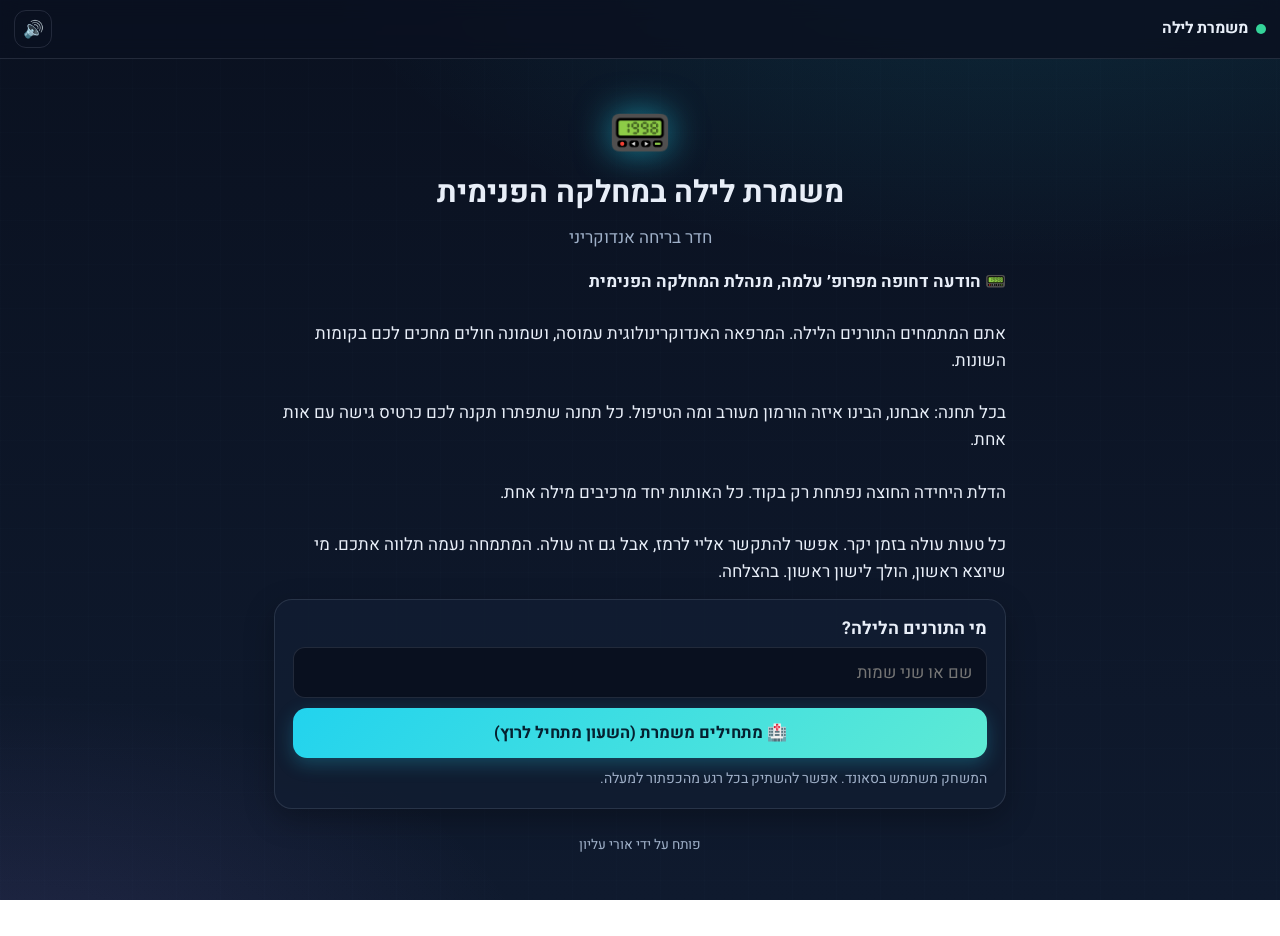
<file: index.html>
<!doctype html>
<html lang="he" dir="rtl">
<head>
  <meta charset="utf-8">
  <meta name="viewport" content="width=device-width, initial-scale=1, viewport-fit=cover">
  <meta name="theme-color" content="#0a1120">
  <title>משמרת לילה במחלקה הפנימית</title>
  <link rel="preconnect" href="https://fonts.googleapis.com">
  <link rel="stylesheet" href="https://fonts.googleapis.com/css2?family=Heebo:wght@400;600;700;800&display=swap">
  <link rel="stylesheet" href="css/style.css">
</head>
<body>
  <header class="topbar" id="top">
    <div class="brand"><span class="pulse"></span>משמרת לילה</div>
    <div class="clock" id="clock" style="visibility:hidden">0:00</div>
    <button class="iconbtn" id="mute" aria-label="השתקה">🔊</button>
  </header>
  <main id="app"></main>
  <script src="js/content.js"></script>
  <script src="js/audio.js"></script>
  <script src="js/app.js"></script>
</body>
</html>
</file>
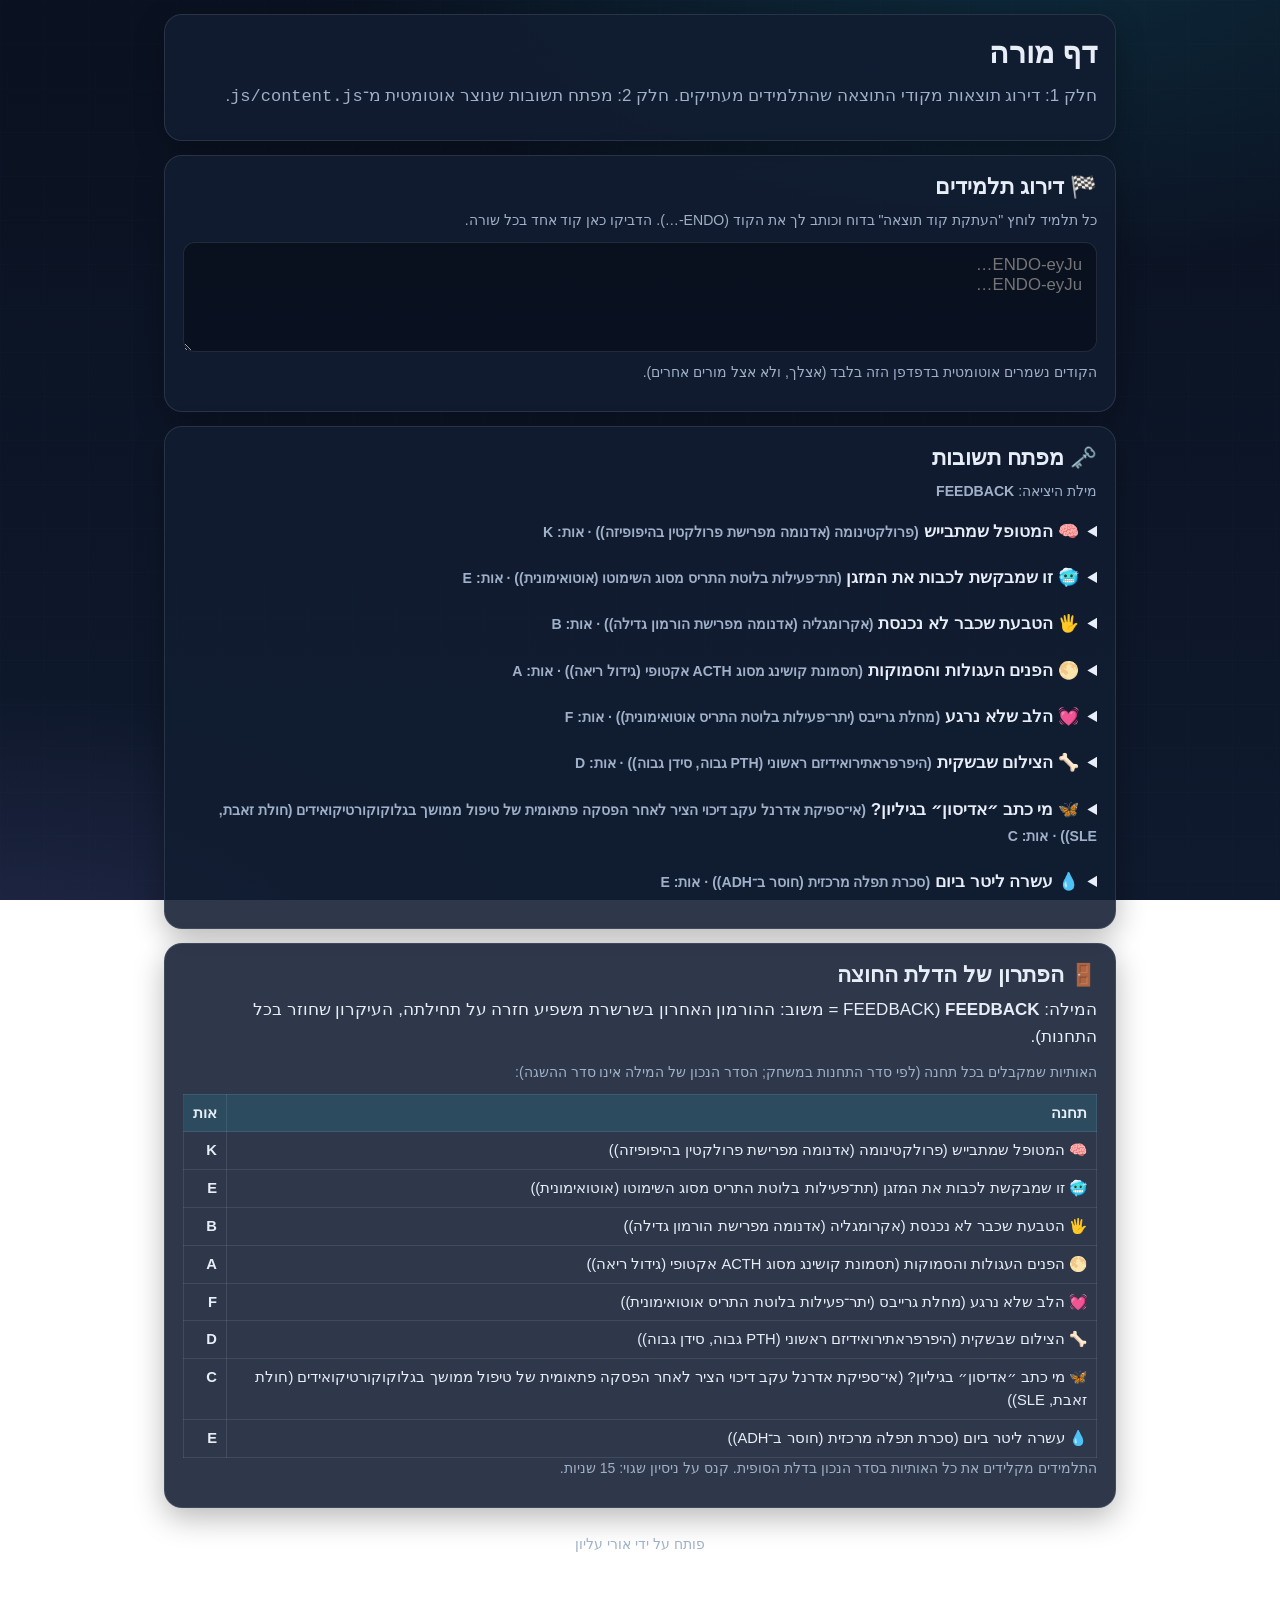
<file: teacher.html>
<!doctype html>
<html lang="he" dir="rtl">
<head>
  <meta charset="utf-8">
  <meta name="viewport" content="width=device-width, initial-scale=1">
  <title>דף מורה: חדר בריחה אנדוקריני</title>
  <link rel="stylesheet" href="css/style.css">
  <style>
    #app { max-width: 980px; }
    table.t { width: 100%; border-collapse: collapse; font-size: .92rem; }
    table.t th, table.t td { border: 1px solid var(--line); padding: 7px 9px; text-align: right; vertical-align: top; }
    table.t th { background: rgba(34,211,238,.12); }
    .ans { color: var(--mint); }
    details { margin-bottom: 8px; }
    summary { cursor: pointer; font-weight: 700; padding: 6px 0; }
  </style>
</head>
<body>
  <main id="app">
    <div class="card">
      <h1>דף מורה</h1>
      <p class="muted">חלק 1: דירוג תוצאות מקודי התוצאה שהתלמידים מעתיקים. חלק 2: מפתח תשובות שנוצר אוטומטית מ־<code>js/content.js</code>.</p>
    </div>

    <div class="card">
      <h2>🏁 דירוג תלמידים</h2>
      <p class="muted small">כל תלמיד לוחץ "העתקת קוד תוצאה" בדוח וכותב לך את הקוד (ENDO-…). הדביקו כאן קוד אחד בכל שורה.</p>
      <textarea class="field" id="codes" placeholder="ENDO-eyJu…&#10;ENDO-eyJu…"></textarea>
      <p class="muted small">הקודים נשמרים אוטומטית בדפדפן הזה בלבד (אצלך, ולא אצל מורים אחרים).</p>
      <div id="rank"></div>
      <button class="btn ghost" id="dl" style="display:none">⬇️ הורדת טבלת הדירוג (CSV לאקסל)</button>
    </div>

    <div class="card">
      <h2>🗝️ מפתח תשובות</h2>
      <p class="muted small">מילת היציאה: <b id="word" style="direction:ltr;display:inline-block"></b></p>
      <div id="key"></div>
    </div>

    <div class="card">
      <h2>🚪 הפתרון של הדלת החוצה</h2>
      <p>המילה: <b id="word2" style="direction:ltr;display:inline-block"></b> (FEEDBACK = משוב: ההורמון האחרון בשרשרת משפיע חזרה על תחילתה, העיקרון שחוזר בכל התחנות).</p>
      <p class="muted small">האותיות שמקבלים בכל תחנה (לפי סדר התחנות במשחק; הסדר הנכון של המילה אינו סדר ההשגה):</p>
      <div id="letters"></div>
      <p class="muted small" id="exitnote"></p>
    </div>
    <p class="credit">פותח על ידי אורי עליון</p>
  </main>

  <script src="js/content.js"></script>
  <script>
    const G = window.GAME;
    const REG = { face: 'פנים', neck: 'צוואר', chest: 'חזה', abdomen: 'בטן', hands: 'ידיים', legs: 'רגליים' };
    const esc = (s) => String(s).replace(/[&<>"']/g, (c) => ({ '&': '&amp;', '<': '&lt;', '>': '&gt;', '"': '&quot;', "'": '&#39;' }[c]));
    const fmt = (s) => Math.floor(s / 60) + ':' + String(s % 60).padStart(2, '0');

    document.getElementById('word').textContent = G.exit.word;

    function answer(s) {
      switch (s.type) {
        case 'choice': return esc(s.options[s.answer]);
        case 'multi': return s.answer.map((i) => '• ' + esc(s.options[i])).join('<br>');
        case 'body': return s.answer.map((r) => REG[r]).join(', ');
        case 'text': return s.fields.map((f) => esc(f.label) + ': ' + (f.show ? esc(f.show) : f.accept.slice(0, 4).map(esc).join(' / '))).join('<br>');
        case 'match': return s.pairs.map((p) => '• ' + esc(p.left) + ': ' + esc(p.right)).join('<br>');
        case 'sequence': return s.items.map((t, i) => (i + 1) + '. ' + esc(t)).join('<br>');
      }
      return '';
    }
    document.getElementById('key').innerHTML = G.stations.map((st) => `
      <details><summary>${st.icon} ${esc(st.title)} <span class="muted small">(${esc(st.diagnosis)}) · אות: ${esc(st.letter)}</span></summary>
      <table class="t"><tr><th>#</th><th>שאלה</th><th>תשובה</th></tr>
      ${st.steps.map((s, i) => `<tr><td>${i + 1}</td><td>${esc(s.q)}</td><td class="ans">${answer(s)}</td></tr>`).join('')}</table></details>`).join('');

    document.getElementById('word2').textContent = G.exit.word;
    document.getElementById('letters').innerHTML = `<table class="t"><tr><th>תחנה</th><th>אות</th></tr>` +
      G.stations.map((st) => `<tr><td>${st.icon} ${esc(st.title)} (${esc(st.diagnosis)})</td><td dir="ltr"><b>${esc(st.letter)}</b></td></tr>`).join('') + '</table>';
    document.getElementById('exitnote').textContent = 'התלמידים מקלידים את כל האותיות בסדר הנכון בדלת הסופית. קנס על ניסיון שגוי: ' + G.penalties.door + ' שניות.';

    const box = document.getElementById('codes');
    const KEY = 'endo-teacher-codes';
    try { box.value = localStorage.getItem(KEY) || ''; } catch (e) {}
    let lastRows = [];
    function render() {
      try { localStorage.setItem(KEY, box.value); } catch (e) {}
      const rows = box.value.split('\n').map((l) => l.trim()).filter(Boolean).map((l) => {
        try { return JSON.parse(decodeURIComponent(escape(atob(l.replace(/^ENDO-/, ''))))); } catch (e) { return null; }
      }).filter(Boolean).sort((a, b) => a.t - b.t);
      lastRows = rows;
      document.getElementById('dl').style.display = rows.length ? '' : 'none';
      document.getElementById('rank').innerHTML = rows.length ? `<table class="t"><tr><th>מקום</th><th>שם</th><th>זמן סופי</th><th>זמן משחק</th><th>קנסות</th><th>טעויות</th><th>רמזים</th><th>תחנות</th></tr>` +
        rows.map((r, i) => `<tr><td>${i + 1}</td><td>${esc(r.n || '')}</td><td><b>${fmt(r.t)}</b></td><td>${fmt(r.e)}</td><td>${r.p}s</td><td>${r.w}</td><td>${r.h}</td><td>${r.s}/${G.stations.length}</td></tr>`).join('') + '</table>' : '';
    }
    box.addEventListener('input', render);
    render();
    document.getElementById('dl').addEventListener('click', () => {
      const q = (v) => '"' + String(v).replace(/"/g, '""') + '"';
      const head = ['מקום', 'שם', 'זמן סופי', 'זמן משחק', 'קנסות (שניות)', 'טעויות', 'רמזים', 'תחנות שהושלמו'];
      const lines = [head.map(q).join(',')].concat(lastRows.map((r, i) => [i + 1, r.n || '', fmt(r.t), fmt(r.e), r.p, r.w, r.h, r.s + '/' + G.stations.length].map(q).join(',')));
      const blob = new Blob(['﻿' + lines.join('\r\n')], { type: 'text/csv;charset=utf-8' });
      const a = document.createElement('a');
      a.href = URL.createObjectURL(blob); a.download = 'דירוג-חדר-בריחה.csv';
      document.body.appendChild(a); a.click(); a.remove();
    });
  </script>
</body>
</html>
</file>
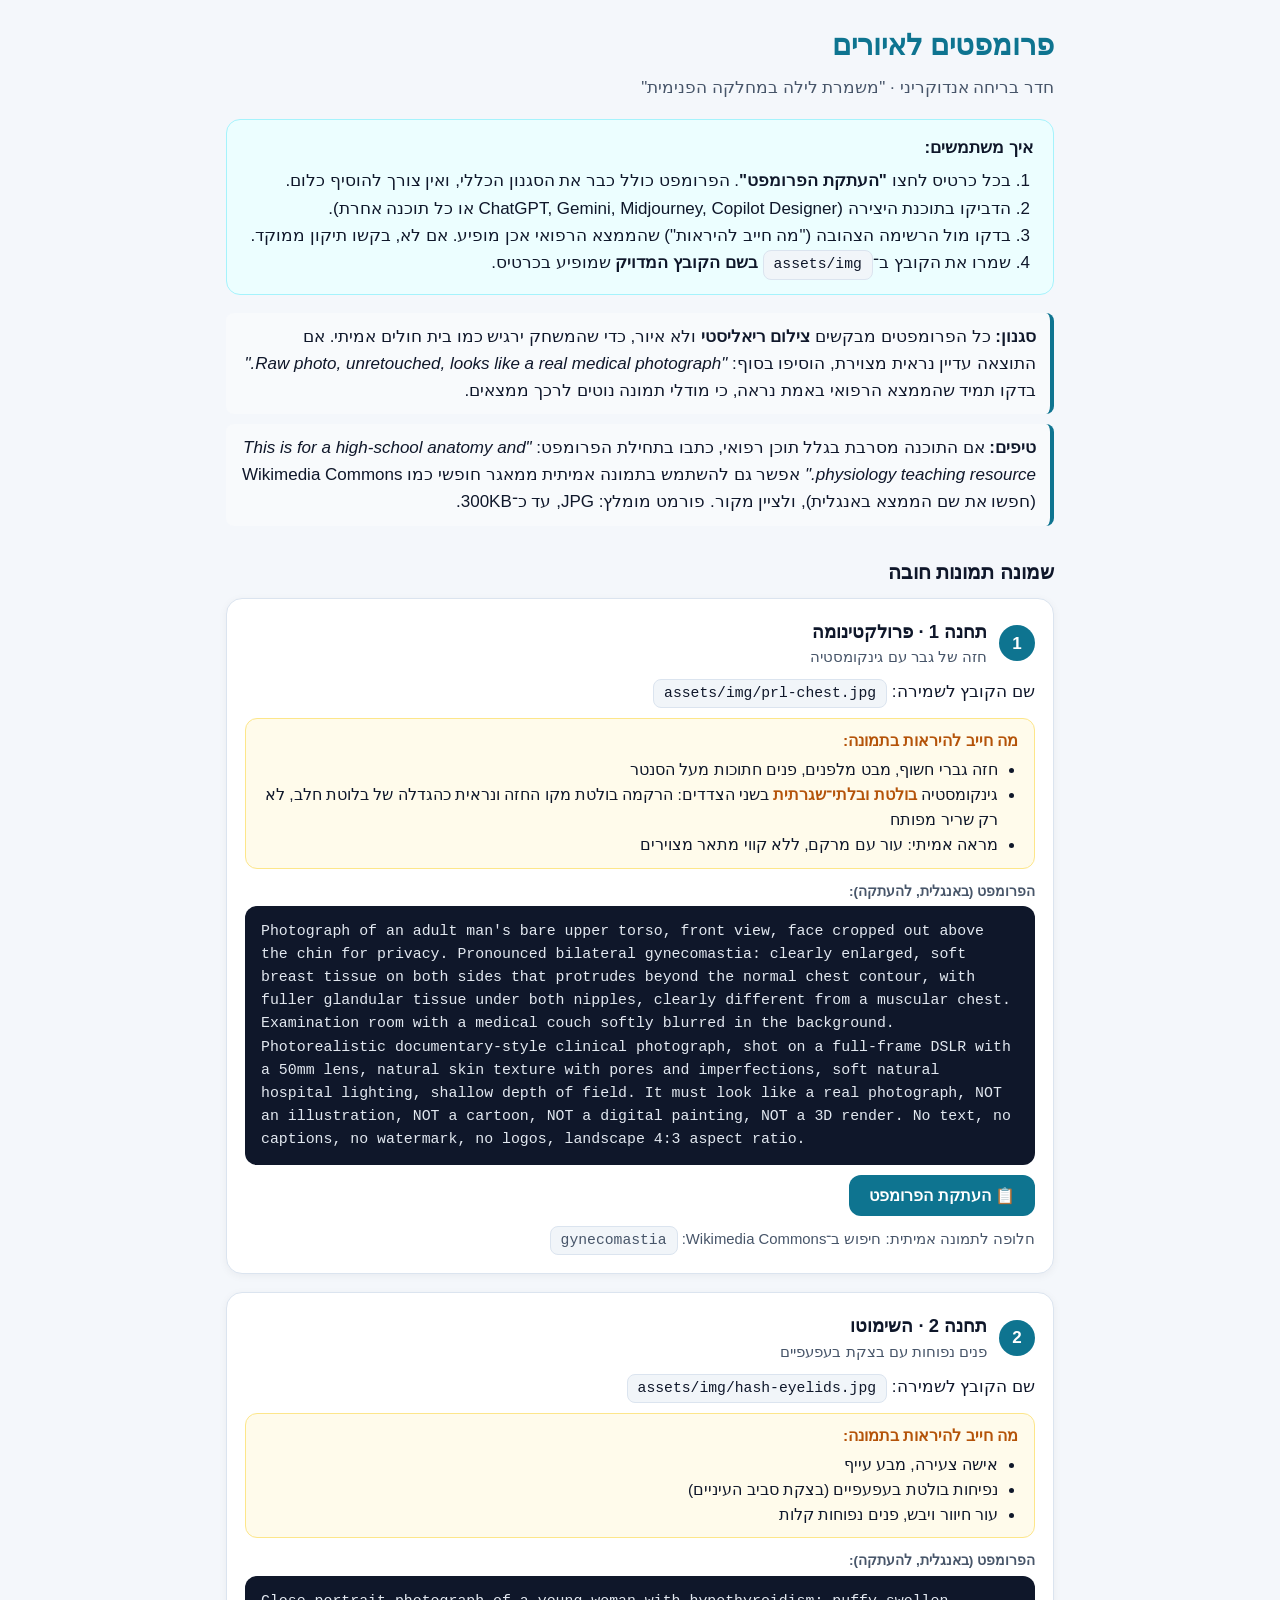
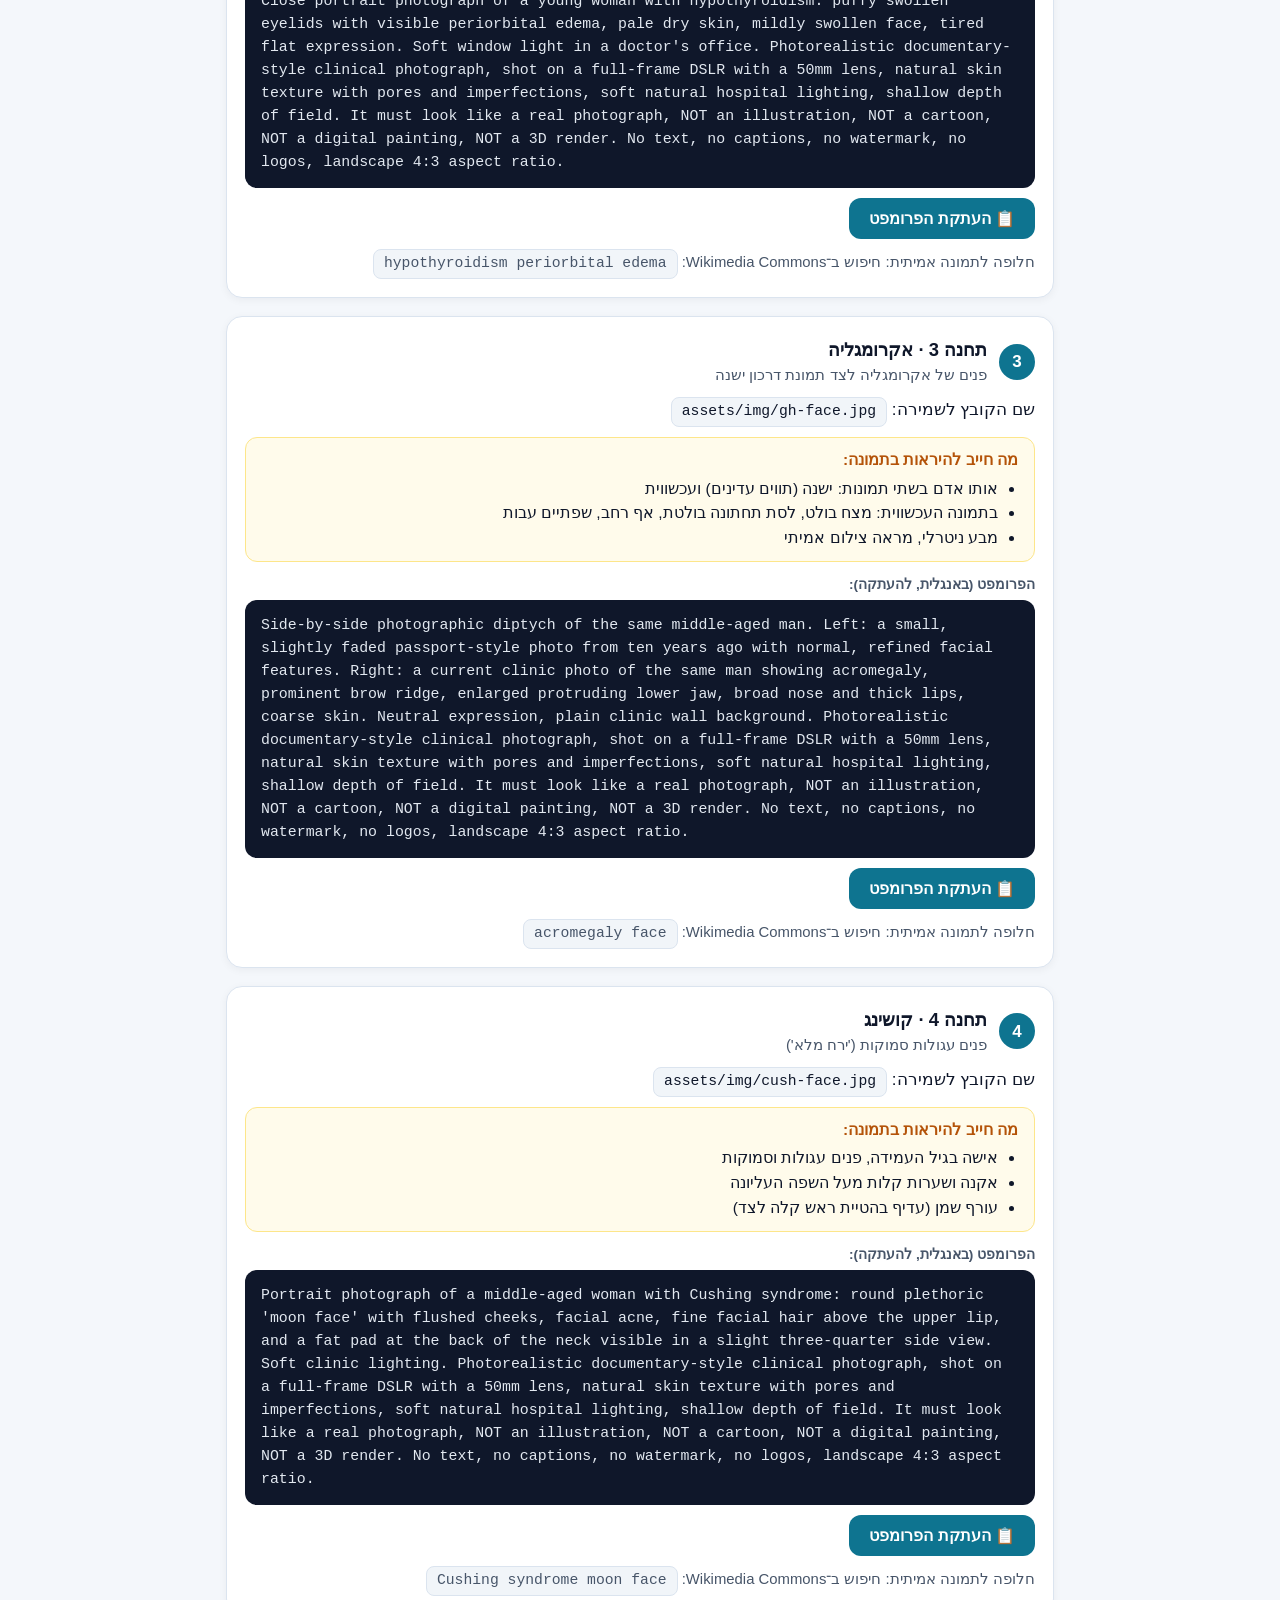
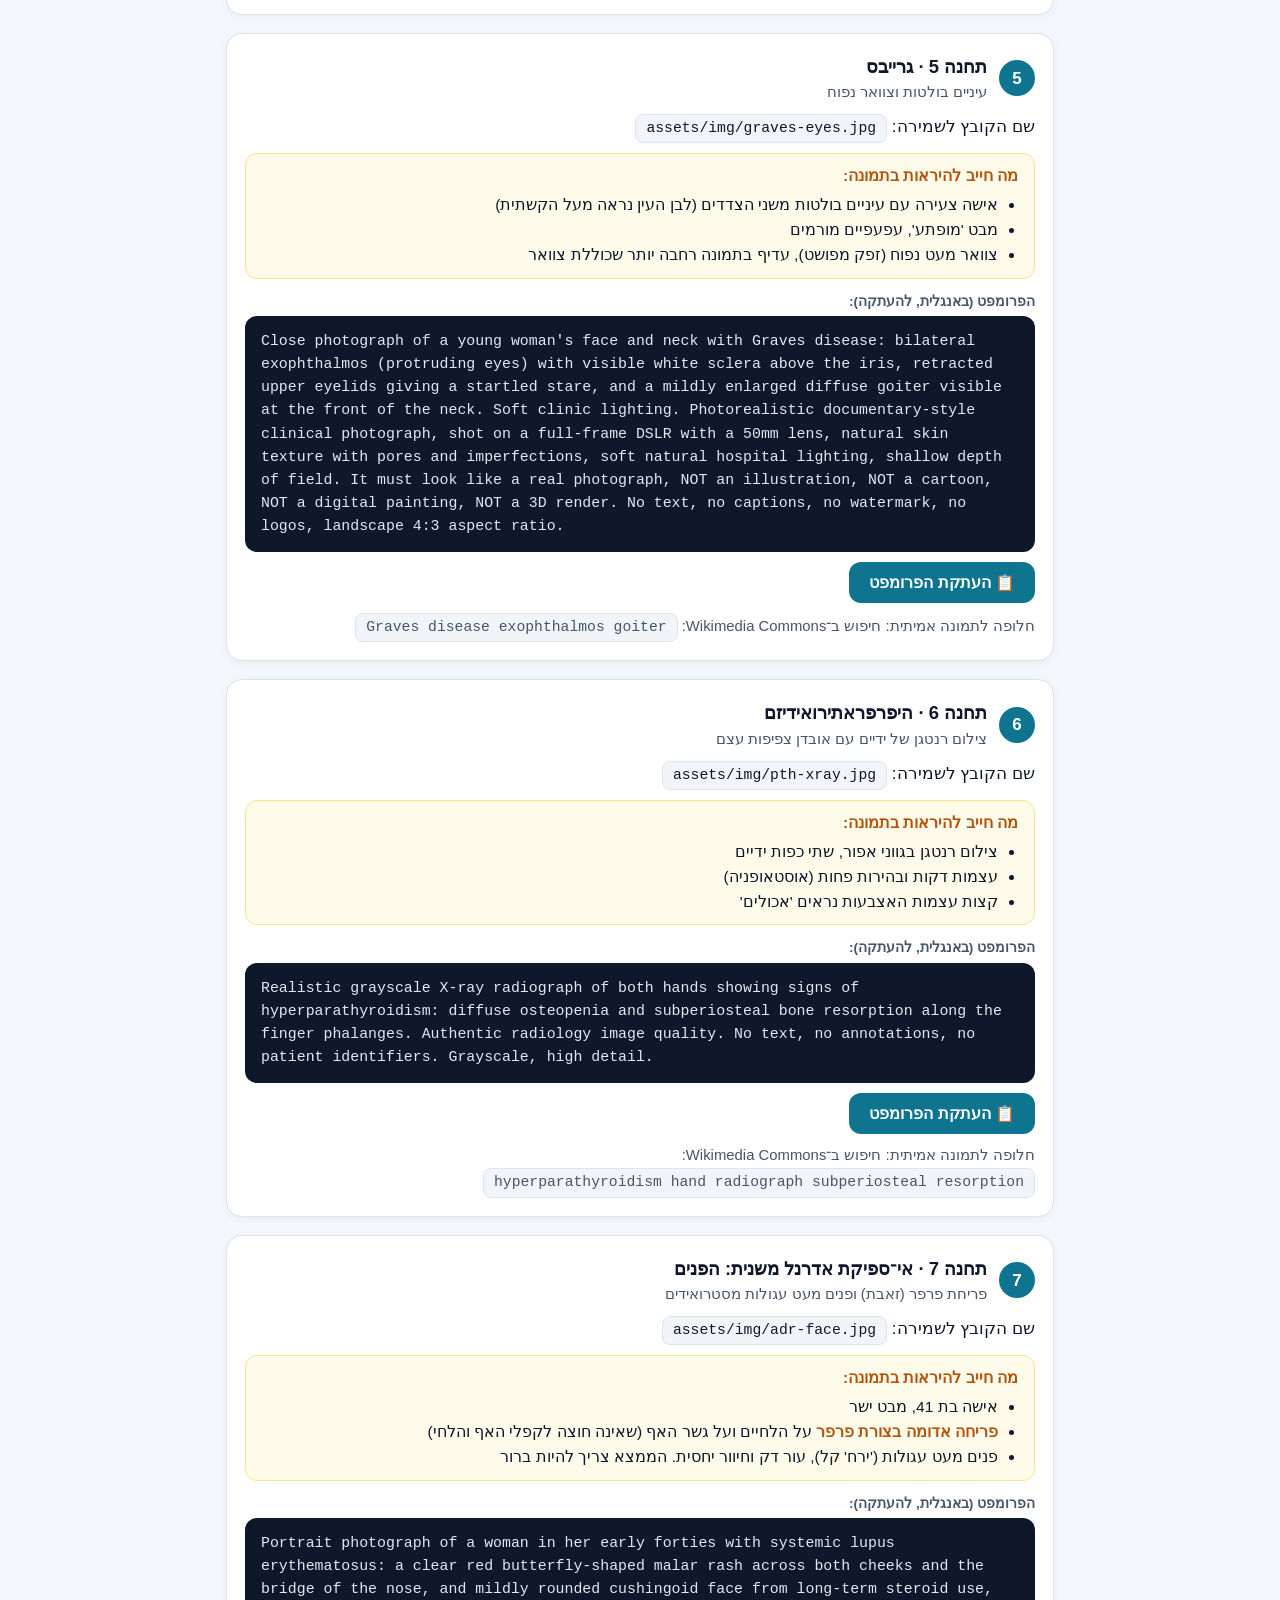
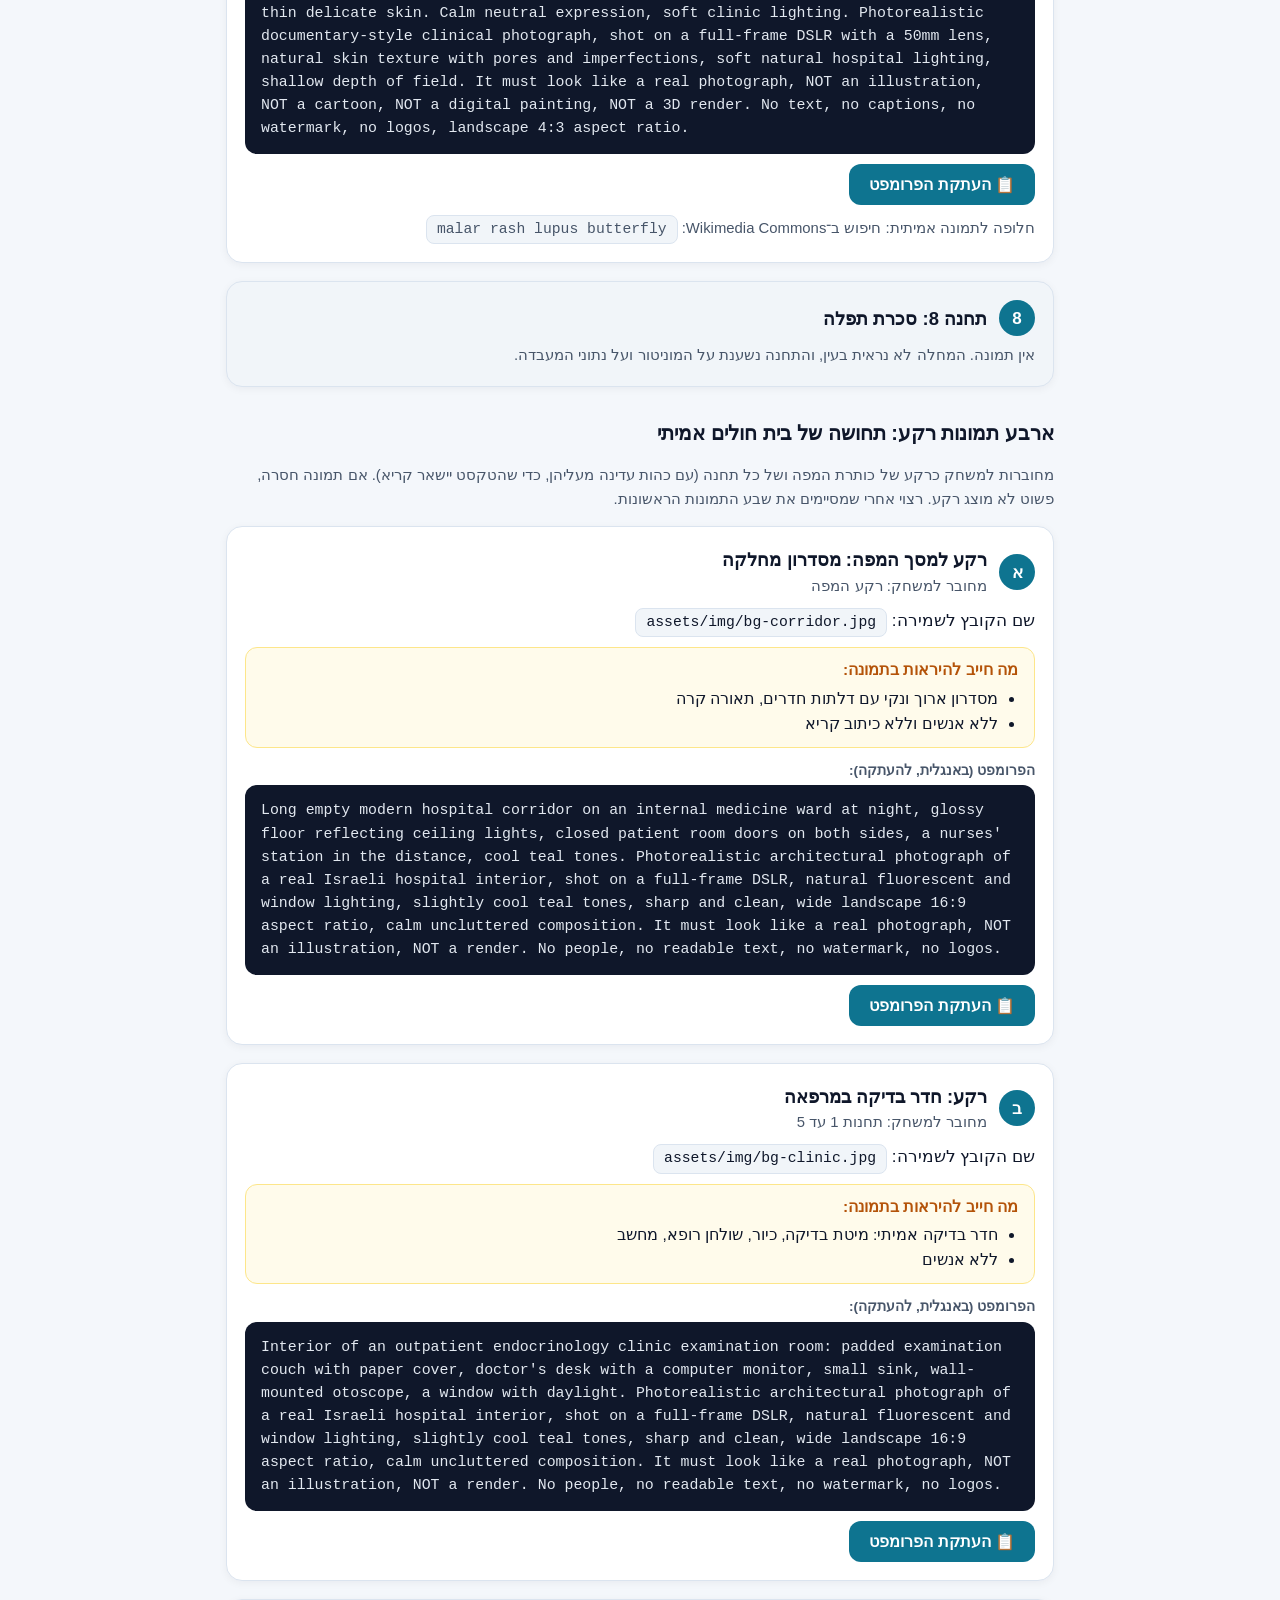
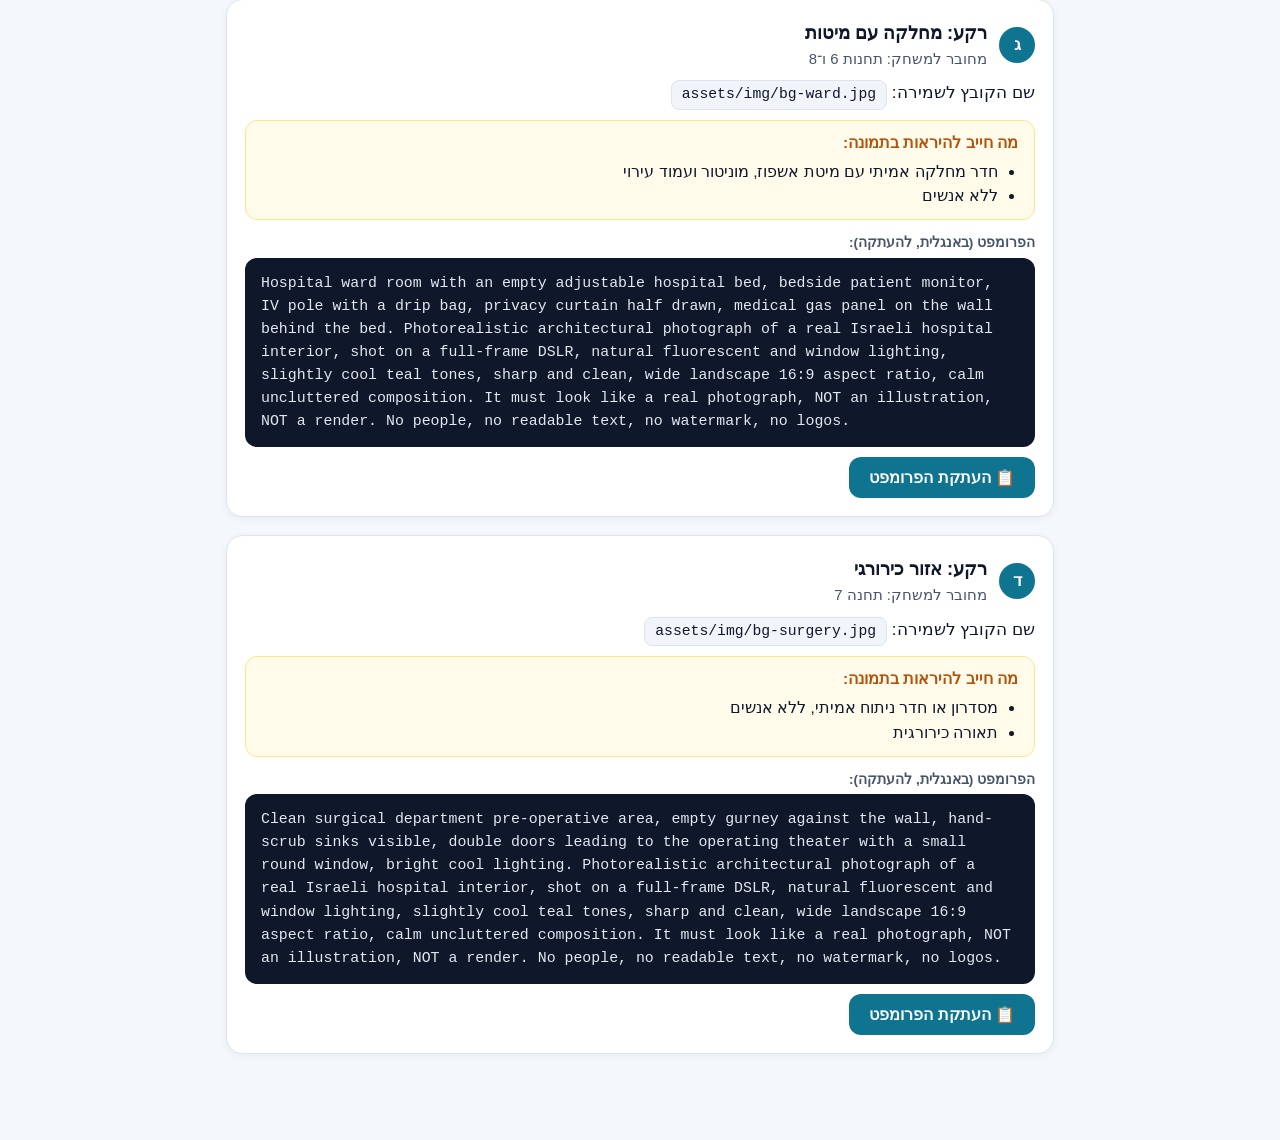
<file: docs/image-prompts.html>
<!doctype html>
<html lang="he" dir="rtl">
<head>
<meta charset="utf-8">
<meta name="viewport" content="width=device-width, initial-scale=1">
<title>פרומפטים לאיורים: חדר בריחה אנדוקריני</title>
<style>
  :root { --bg:#f4f7fb; --card:#fff; --ink:#0f172a; --muted:#475569; --line:#dbe4ef; --teal:#0e7490; --mint:#059669; --amber:#b45309; }
  * { box-sizing: border-box; }
  body { margin:0; font-family: "Segoe UI","Arial Hebrew",Arial,sans-serif; background:var(--bg); color:var(--ink); line-height:1.6; font-size:17px; }
  .wrap { max-width: 860px; margin: 0 auto; padding: 22px 16px 80px; }
  h1 { font-size: 1.8rem; margin: 0 0 6px; color: var(--teal); }
  h2 { font-size: 1.25rem; margin: 30px 0 10px; }
  .lead { color: var(--muted); margin: 0 0 18px; }
  .steps { background:#ecfeff; border:1px solid #a5f3fc; border-radius:14px; padding:14px 20px; margin-bottom: 18px; }
  .steps ol { margin:6px 0 0; padding-inline-start: 22px; }
  .card { background: var(--card); border:1px solid var(--line); border-radius:16px; padding:18px; margin-bottom:18px; box-shadow: 0 2px 8px rgba(15,23,42,.05); }
  .head { display:flex; gap:12px; align-items:center; flex-wrap:wrap; margin-bottom:8px; }
  .num { flex:none; width:36px; height:36px; border-radius:50%; background:var(--teal); color:#fff; display:grid; place-items:center; font-weight:800; }
  .head h3 { margin:0; font-size:1.15rem; }
  .file { direction:ltr; display:inline-block; font-family:Consolas,monospace; background:#f1f5f9; border:1px solid var(--line); border-radius:8px; padding:2px 10px; font-size:.92rem; }
  .must { background:#fffbeb; border:1px solid #fde68a; border-radius:12px; padding:10px 16px; margin:10px 0; font-size:.97rem; }
  .must b { color: var(--amber); }
  .must ul { margin:4px 0 0; padding-inline-start: 20px; }
  .label { font-size:.85rem; color:var(--muted); margin:12px 0 4px; font-weight:600; }
  .prompt { direction:ltr; text-align:left; background:#0f172a; color:#e2e8f0; border-radius:12px; padding:14px 16px; font-family:Consolas,"Courier New",monospace; font-size:.93rem; line-height:1.55; white-space:pre-wrap; user-select:all; }
  .btn { margin-top:10px; font-family:inherit; font-size:1rem; font-weight:700; cursor:pointer; border:0; border-radius:12px; padding:11px 20px; color:#fff; background:var(--teal); }
  .btn.done { background: var(--mint); }
  .btn.sec { background:#e2e8f0; color:var(--ink); margin-inline-start:8px; }
  .note { color:var(--muted); font-size:.93rem; }
  .tip { border-inline-start:4px solid var(--teal); background:#f8fafc; padding:10px 14px; border-radius:8px; margin: 10px 0; }
  .none { background:#f1f5f9; }
  @media print { .btn { display:none; } body { background:#fff; } .card { break-inside: avoid; } }
</style>
</head>
<body>
<div class="wrap">
  <h1>פרומפטים לאיורים</h1>
  <p class="lead">חדר בריחה אנדוקריני · "משמרת לילה במחלקה הפנימית"</p>

  <div class="steps"><b>איך משתמשים:</b>
    <ol>
      <li>בכל כרטיס לחצו <b>"העתקת הפרומפט"</b>. הפרומפט כולל כבר את הסגנון הכללי, ואין צורך להוסיף כלום.</li>
      <li>הדביקו בתוכנת היצירה (ChatGPT, Gemini, Midjourney, Copilot Designer או כל תוכנה אחרת).</li>
      <li>בדקו מול הרשימה הצהובה ("מה חייב להיראות") שהממצא הרפואי אכן מופיע. אם לא, בקשו תיקון ממוקד.</li>
      <li>שמרו את הקובץ ב־<span class="file">assets/img</span> <b>בשם הקובץ המדויק</b> שמופיע בכרטיס.</li>
    </ol>
  </div>

  <div class="tip"><b>סגנון:</b> כל הפרומפטים מבקשים <b>צילום ריאליסטי</b> ולא איור, כדי שהמשחק ירגיש כמו בית חולים אמיתי. אם התוצאה עדיין נראית מצוירת, הוסיפו בסוף: <i>"Raw photo, unretouched, looks like a real medical photograph."</i> בדקו תמיד שהממצא הרפואי באמת נראה, כי מודלי תמונה נוטים לרכך ממצאים.</div>
  <div class="tip"><b>טיפים:</b> אם התוכנה מסרבת בגלל תוכן רפואי, כתבו בתחילת הפרומפט: <i>"This is for a high-school anatomy and physiology teaching resource."</i> אפשר גם להשתמש בתמונה אמיתית ממאגר חופשי כמו Wikimedia Commons (חפשו את שם הממצא באנגלית), ולציין מקור. פורמט מומלץ: JPG, עד כ־300KB.</div>

  <h2>שמונה תמונות חובה</h2>
  <div id="main"></div>

  <div class="card none">
    <div class="head"><div class="num">8</div><h3>תחנה 8: סכרת תפלה</h3></div>
    <p class="note" style="margin:0">אין תמונה. המחלה לא נראית בעין, והתחנה נשענת על המוניטור ועל נתוני המעבדה.</p>
  </div>

  <h2>ארבע תמונות רקע: תחושה של בית חולים אמיתי</h2>
  <p class="note">מחוברות למשחק כרקע של כותרת המפה ושל כל תחנה (עם כהות עדינה מעליהן, כדי שהטקסט יישאר קריא). אם תמונה חסרה, פשוט לא מוצג רקע. רצוי אחרי שמסיימים את שבע התמונות הראשונות.</p>
  <div id="opt"></div>
</div>

<script>
const STYLE = "Photorealistic documentary-style clinical photograph, shot on a full-frame DSLR with a 50mm lens, natural skin texture with pores and imperfections, soft natural hospital lighting, shallow depth of field. It must look like a real photograph, NOT an illustration, NOT a cartoon, NOT a digital painting, NOT a 3D render. No text, no captions, no watermark, no logos, landscape 4:3 aspect ratio.";
const STYLE_BG = "Photorealistic architectural photograph of a real Israeli hospital interior, shot on a full-frame DSLR, natural fluorescent and window lighting, slightly cool teal tones, sharp and clean, wide landscape 16:9 aspect ratio, calm uncluttered composition. It must look like a real photograph, NOT an illustration, NOT a render. No people, no readable text, no watermark, no logos.";

const MAIN = [
  { n:1, file:"prl-chest.jpg", title:"תחנה 1 · פרולקטינומה", sub:"חזה של גבר עם גינקומסטיה",
    must:["חזה גברי חשוף, מבט מלפנים, פנים חתוכות מעל הסנטר","גינקומסטיה <b>בולטת ובלתי־שגרתית</b> בשני הצדדים: הרקמה בולטת מקו החזה ונראית כהגדלה של בלוטת חלב, לא רק שריר מפותח","מראה אמיתי: עור עם מרקם, ללא קווי מתאר מצוירים"],
    prompt:"Photograph of an adult man's bare upper torso, front view, face cropped out above the chin for privacy. Pronounced bilateral gynecomastia: clearly enlarged, soft breast tissue on both sides that protrudes beyond the normal chest contour, with fuller glandular tissue under both nipples, clearly different from a muscular chest. Examination room with a medical couch softly blurred in the background.",
    wiki:"gynecomastia" },
  { n:3, file:"gh-face.jpg", title:"תחנה 3 · אקרומגליה", sub:"פנים של אקרומגליה לצד תמונת דרכון ישנה",
    must:["אותו אדם בשתי תמונות: ישנה (תווים עדינים) ועכשווית","בתמונה העכשווית: מצח בולט, לסת תחתונה בולטת, אף רחב, שפתיים עבות","מבע ניטרלי, מראה צילום אמיתי"],
    prompt:"Side-by-side photographic diptych of the same middle-aged man. Left: a small, slightly faded passport-style photo from ten years ago with normal, refined facial features. Right: a current clinic photo of the same man showing acromegaly, prominent brow ridge, enlarged protruding lower jaw, broad nose and thick lips, coarse skin. Neutral expression, plain clinic wall background.",
    wiki:"acromegaly face" },
  { n:2, file:"hash-eyelids.jpg", title:"תחנה 2 · השימוטו", sub:"פנים נפוחות עם בצקת בעפעפיים",
    must:["אישה צעירה, מבע עייף","נפיחות בולטת בעפעפיים (בצקת סביב העיניים)","עור חיוור ויבש, פנים נפוחות קלות"],
    prompt:"Close portrait photograph of a young woman with hypothyroidism: puffy swollen eyelids with visible periorbital edema, pale dry skin, mildly swollen face, tired flat expression. Soft window light in a doctor's office.",
    wiki:"hypothyroidism periorbital edema" },
  { n:5, file:"graves-eyes.jpg", title:"תחנה 5 · גרייבס", sub:"עיניים בולטות וצוואר נפוח",
    must:["אישה צעירה עם עיניים בולטות משני הצדדים (לבן העין נראה מעל הקשתית)","מבט 'מופתע', עפעפיים מורמים","צוואר מעט נפוח (זפק מפושט), עדיף בתמונה רחבה יותר שכוללת צוואר"],
    prompt:"Close photograph of a young woman's face and neck with Graves disease: bilateral exophthalmos (protruding eyes) with visible white sclera above the iris, retracted upper eyelids giving a startled stare, and a mildly enlarged diffuse goiter visible at the front of the neck. Soft clinic lighting.",
    wiki:"Graves disease exophthalmos goiter" },
  { n:4, file:"cush-face.jpg", title:"תחנה 4 · קושינג", sub:"פנים עגולות סמוקות ('ירח מלא')",
    must:["אישה בגיל העמידה, פנים עגולות וסמוקות","אקנה ושערות קלות מעל השפה העליונה","עורף שמן (עדיף בהטיית ראש קלה לצד)"],
    prompt:"Portrait photograph of a middle-aged woman with Cushing syndrome: round plethoric 'moon face' with flushed cheeks, facial acne, fine facial hair above the upper lip, and a fat pad at the back of the neck visible in a slight three-quarter side view. Soft clinic lighting.",
    wiki:"Cushing syndrome moon face" },
  { n:6, file:"pth-xray.jpg", title:"תחנה 6 · היפרפראתירואידיזם", sub:"צילום רנטגן של ידיים עם אובדן צפיפות עצם",
    must:["צילום רנטגן בגווני אפור, שתי כפות ידיים","עצמות דקות ובהירות פחות (אוסטאופניה)","קצות עצמות האצבעות נראים 'אכולים'"],
    prompt:"Realistic grayscale X-ray radiograph of both hands showing signs of hyperparathyroidism: diffuse osteopenia and subperiosteal bone resorption along the finger phalanges. Authentic radiology image quality. No text, no annotations, no patient identifiers.",
    plainStyle:true, wiki:"hyperparathyroidism hand radiograph subperiosteal resorption" },
  { n:7, file:"adr-face.jpg", title:"תחנה 7 · אי־ספיקת אדרנל משנית: הפנים", sub:"פריחת פרפר (זאבת) ופנים מעט עגולות מסטרואידים",
    must:["אישה בת 41, מבט ישר","<b>פריחה אדומה בצורת פרפר</b> על הלחיים ועל גשר האף (שאינה חוצה לקפלי האף והלחי)","פנים מעט עגולות ('ירח' קל), עור דק וחיוור יחסית. הממצא צריך להיות ברור"],
    prompt:"Portrait photograph of a woman in her early forties with systemic lupus erythematosus: a clear red butterfly-shaped malar rash across both cheeks and the bridge of the nose, and mildly rounded cushingoid face from long-term steroid use, thin delicate skin. Calm neutral expression, soft clinic lighting.",
    wiki:"malar rash lupus butterfly" }
];

const OPT = [
  { n:"א", file:"bg-corridor.jpg", title:"רקע למסך המפה: מסדרון מחלקה", sub:"מחובר למשחק: רקע המפה",
    must:["מסדרון ארוך ונקי עם דלתות חדרים, תאורה קרה","ללא אנשים וללא כיתוב קריא"],
    prompt:"Long empty modern hospital corridor on an internal medicine ward at night, glossy floor reflecting ceiling lights, closed patient room doors on both sides, a nurses' station in the distance, cool teal tones.", bg:true },
  { n:"ב", file:"bg-clinic.jpg", title:"רקע: חדר בדיקה במרפאה", sub:"מחובר למשחק: תחנות 1 עד 5",
    must:["חדר בדיקה אמיתי: מיטת בדיקה, כיור, שולחן רופא, מחשב","ללא אנשים"],
    prompt:"Interior of an outpatient endocrinology clinic examination room: padded examination couch with paper cover, doctor's desk with a computer monitor, small sink, wall-mounted otoscope, a window with daylight.", bg:true },
  { n:"ג", file:"bg-ward.jpg", title:"רקע: מחלקה עם מיטות", sub:"מחובר למשחק: תחנות 6 ו־8",
    must:["חדר מחלקה אמיתי עם מיטת אשפוז, מוניטור ועמוד עירוי","ללא אנשים"],
    prompt:"Hospital ward room with an empty adjustable hospital bed, bedside patient monitor, IV pole with a drip bag, privacy curtain half drawn, medical gas panel on the wall behind the bed.", bg:true },
  { n:"ד", file:"bg-surgery.jpg", title:"רקע: אזור כירורגי", sub:"מחובר למשחק: תחנה 7",
    must:["מסדרון או חדר ניתוח אמיתי, ללא אנשים","תאורה כירורגית"],
    prompt:"Clean surgical department pre-operative area, empty gurney against the wall, hand-scrub sinks visible, double doors leading to the operating theater with a small round window, bright cool lighting.", bg:true }
];

function full(p){
  if (p.plainStyle) return p.prompt + " Grayscale, high detail.";
  return p.prompt + " " + (p.bg ? STYLE_BG : STYLE);
}

function card(p){
  const must = p.must && p.must.length ? `<div class="must"><b>מה חייב להיראות בתמונה:</b><ul>${p.must.map(m=>`<li>${m}</li>`).join("")}</ul></div>` : "";
  return `<div class="card">
    <div class="head"><div class="num">${p.n}</div><div><h3>${p.title}</h3><div class="note">${p.sub}</div></div></div>
    <div>שם הקובץ לשמירה: <span class="file">assets/img/${p.file}</span></div>
    ${must}
    <div class="label">הפרומפט (באנגלית, להעתקה):</div>
    <div class="prompt">${full(p).replace(/&/g,"&amp;").replace(/</g,"&lt;")}</div>
    <button class="btn" data-text="${encodeURIComponent(full(p))}">📋 העתקת הפרומפט</button>
    ${p.wiki ? `<div class="note" style="margin-top:10px">חלופה לתמונה אמיתית: חיפוש ב־Wikimedia Commons: <span class="file">${p.wiki}</span></div>` : ""}
  </div>`;
}
document.getElementById("main").innerHTML = MAIN.slice().sort((a,b)=>String(a.n).localeCompare(String(b.n))).map(card).join("");
document.getElementById("opt").innerHTML = OPT.map(card).join("");

document.addEventListener("click", async (e) => {
  const b = e.target.closest("button[data-text]"); if (!b) return;
  const text = decodeURIComponent(b.dataset.text);
  try { await navigator.clipboard.writeText(text); }
  catch (_) { const t = document.createElement("textarea"); t.value = text; document.body.appendChild(t); t.select(); document.execCommand("copy"); t.remove(); }
  const old = b.textContent; b.textContent = "✅ הועתק"; b.classList.add("done");
  setTimeout(() => { b.textContent = old; b.classList.remove("done"); }, 1800);
});
</script>
</body>
</html>
</file>
<file: css/style.css>
:root {
  --bg: #0a1120;
  --bg2: #0f1a2e;
  --card: rgba(18, 29, 50, .88);
  --line: rgba(148, 163, 184, .18);
  --text: #e8eef8;
  --muted: #9fb0c8;
  --cyan: #22d3ee;
  --mint: #34d399;
  --amber: #fbbf24;
  --red: #f87171;
  --violet: #a78bfa;
  --radius: 18px;
  --font: "Heebo", "Segoe UI", "Arial Hebrew", Arial, sans-serif;
}

* { box-sizing: border-box; -webkit-tap-highlight-color: transparent; }
html { scroll-behavior: smooth; }
body {
  margin: 0; min-height: 100vh;
  font-family: var(--font); color: var(--text); font-size: 17px; line-height: 1.55;
  background:
    radial-gradient(1200px 600px at 80% -10%, rgba(34, 211, 238, .14), transparent 60%),
    radial-gradient(900px 500px at 0% 110%, rgba(167, 139, 250, .12), transparent 60%),
    linear-gradient(var(--bg), var(--bg2));
  background-attachment: fixed;
}
body::before {
  content: ""; position: fixed; inset: 0; pointer-events: none; opacity: .25;
  background-image:
    linear-gradient(rgba(148,163,184,.07) 1px, transparent 1px),
    linear-gradient(90deg, rgba(148,163,184,.07) 1px, transparent 1px);
  background-size: 44px 44px;
}
#app, .topbar { position: relative; z-index: 1; }
#app { max-width: 760px; margin: 0 auto; padding: 14px 14px 80px; }

h1, h2, h3 { margin: 0 0 .4em; line-height: 1.25; }
h1 { font-size: 1.9rem; } h2 { font-size: 1.35rem; } h3 { font-size: 1.1rem; }
p { margin: 0 0 .7em; }
.muted { color: var(--muted); }
.small { font-size: .88rem; }

/* ---------- top bar ---------- */
.topbar {
  position: sticky; top: 0; z-index: 20;
  display: flex; align-items: center; gap: 10px; justify-content: space-between;
  padding: 10px 14px; backdrop-filter: blur(10px);
  background: rgba(10, 17, 32, .82); border-bottom: 1px solid var(--line);
}
.brand { font-weight: 700; display: flex; align-items: center; gap: 8px; font-size: .98rem; }
.brand .pulse { width: 10px; height: 10px; border-radius: 50%; background: var(--mint); box-shadow: 0 0 0 0 rgba(52,211,153,.7); animation: pulse 1.6s infinite; }
@keyframes pulse { 70% { box-shadow: 0 0 0 10px rgba(52,211,153,0); } 100% { box-shadow: 0 0 0 0 rgba(52,211,153,0); } }
.clock { font-variant-numeric: tabular-nums; direction: ltr; font-weight: 700; font-size: 1.25rem; letter-spacing: .02em; display: flex; align-items: baseline; gap: 8px; }
.clock .pen { font-size: .8rem; color: var(--red); font-weight: 600; }
.iconbtn { background: transparent; border: 1px solid var(--line); color: var(--text); width: 38px; height: 38px; border-radius: 12px; font-size: 1.05rem; cursor: pointer; }

/* ---------- generic ---------- */
.card {
  background: var(--card); border: 1px solid var(--line); border-radius: var(--radius);
  padding: 18px; margin-bottom: 14px; box-shadow: 0 10px 30px rgba(0,0,0,.28);
}
.btn {
  font-family: inherit; font-size: 1.02rem; font-weight: 700; cursor: pointer;
  border: 0; border-radius: 14px; padding: 13px 20px; color: #052030;
  background: linear-gradient(135deg, var(--cyan), #5eead4);
  box-shadow: 0 6px 18px rgba(34, 211, 238, .25); transition: transform .12s, filter .12s;
}
.btn:hover { filter: brightness(1.08); } .btn:active { transform: scale(.97); }
.btn[disabled] { opacity: .4; cursor: not-allowed; box-shadow: none; }
.btn.ghost { background: transparent; color: var(--text); border: 1px solid var(--line); box-shadow: none; }
.btn.warn { background: linear-gradient(135deg, #fbbf24, #fb923c); color: #2a1500; box-shadow: 0 6px 18px rgba(251,191,36,.22); }
.btn.block { width: 100%; }
.row { display: flex; gap: 10px; flex-wrap: wrap; align-items: center; }
.row.between { justify-content: space-between; }
.chip { display: inline-flex; align-items: center; gap: 6px; padding: 3px 11px; border-radius: 999px; border: 1px solid var(--line); font-size: .85rem; color: var(--muted); }

/* ---------- avatars & dialogue ---------- */
.avatar { flex: none; width: 40px; height: 40px; border-radius: 50%; display: grid; place-items: center; font-weight: 800; color: #07121f; }
.bubble-row { display: flex; gap: 10px; margin-bottom: 12px; align-items: flex-start; }
.bubble { background: rgba(30, 45, 75, .7); border: 1px solid var(--line); padding: 10px 14px; border-radius: 4px 16px 16px 16px; max-width: 100%; }
.bubble .who { font-size: .78rem; color: var(--muted); margin-bottom: 2px; }
.sys { background: rgba(34,211,238,.08); border: 1px dashed rgba(34,211,238,.4); border-radius: 12px; padding: 10px 14px; margin-bottom: 12px; }
@keyframes rise { from { opacity: 0; transform: translateY(8px); } to { opacity: 1; transform: none; } }

/* ---------- intro pager ---------- */
.pager { text-align: center; padding: 22px 8px 6px; }
.pager .logo { font-size: 3.2rem; filter: drop-shadow(0 0 18px rgba(34,211,238,.6)); }
.pager .msg { text-align: right; margin: 12px 0; padding: 14px 16px; border-radius: 16px; background: rgba(15, 23, 42, .85); border: 1px solid rgba(34,211,238,.3); font-family: "Courier New", monospace, var(--font); color: #d1fae5; }
.field { display: block; width: 100%; font-family: inherit; font-size: 1.05rem; padding: 12px 14px; border-radius: 12px; border: 1px solid var(--line); background: rgba(8, 14, 28, .8); color: var(--text); margin-bottom: 10px; }
.field:focus { outline: 2px solid var(--cyan); }
textarea.field { min-height: 110px; resize: vertical; }

/* ---------- hub path ---------- */
.progress { height: 8px; border-radius: 99px; background: rgba(148,163,184,.18); overflow: hidden; margin: 10px 0 4px; }
.progress > i { display: block; height: 100%; background: linear-gradient(90deg, var(--cyan), var(--mint)); transition: width .6s; }
.path { position: relative; margin: 18px 0 6px; padding-right: 0; }
.node { position: relative; display: flex; gap: 14px; align-items: stretch; margin-bottom: 0; }
.node .rail { flex: none; width: 46px; display: flex; flex-direction: column; align-items: center; }
.node .dot { width: 46px; height: 46px; border-radius: 50%; display: grid; place-items: center; font-size: 1.3rem; border: 2px solid var(--line); background: var(--bg2); z-index: 1; }
.node .stem { flex: 1; width: 3px; background: var(--line); min-height: 14px; }
.node:last-child .stem { display: none; }
.node .body {
  flex: 1; margin-bottom: 14px; padding: 12px 14px; border-radius: 16px;
  background: var(--card); border: 1px solid var(--line); cursor: pointer; text-align: right;
  font-family: inherit; color: var(--text); font-size: 1rem;
}
.node.locked .body { opacity: .45; cursor: not-allowed; }
.node.open .dot { border-color: var(--cyan); box-shadow: 0 0 0 5px rgba(34,211,238,.15); }
.node.open .body { border-color: rgba(34,211,238,.6); }
.node.done .dot { border-color: var(--mint); background: rgba(52,211,153,.15); }
.node.done .stem { background: var(--mint); }
.node .t { font-weight: 700; }
.node .s { color: var(--muted); font-size: .88rem; }
.keyslot { display: inline-grid; place-items: center; width: 32px; height: 38px; border-radius: 8px; border: 1px solid var(--line); font-weight: 800; font-family: "Courier New", monospace; direction: ltr; }
.keyslot.have { background: linear-gradient(135deg, #fde68a, #fbbf24); color: #2a1500; border-color: #fbbf24; box-shadow: 0 0 14px rgba(251,191,36,.4); }

/* ---------- station ---------- */
.shead { display: flex; gap: 12px; align-items: center; margin-bottom: 12px; }
.shead .big { font-size: 2rem; }
.patient-chip { display: inline-flex; gap: 8px; align-items: center; background: rgba(167,139,250,.12); border: 1px solid rgba(167,139,250,.35); padding: 4px 12px; border-radius: 999px; font-size: .9rem; }

.monitor { background: #03110c; border: 1px solid #14532d; border-radius: 16px; padding: 10px 12px; margin-bottom: 14px; }
.monitor canvas { display: block; width: 100%; height: 64px; }
.vitals { display: grid; grid-template-columns: repeat(4, 1fr); gap: 8px; margin-top: 6px; direction: ltr; text-align: center; font-family: "Courier New", monospace; }
.vitals div { background: rgba(0,0,0,.35); border-radius: 10px; padding: 4px 2px; }
.vitals b { display: block; font-size: 1.15rem; color: #4ade80; }
.vitals span { font-size: .68rem; color: #86efac; opacity: .8; }
.vitals .flag b { color: var(--amber); animation: blink 1.2s infinite; }
@keyframes blink { 50% { opacity: .45; } }
.monitor .listen { margin-top: 6px; font-size: .85rem; padding: 6px 12px; border-radius: 10px; border: 1px solid #14532d; background: transparent; color: #86efac; font-family: inherit; cursor: pointer; }

.ph { display: flex; gap: 12px; align-items: center; justify-content: center; min-height: 150px; border-radius: 14px; border: 2px dashed rgba(148,163,184,.35); background: repeating-linear-gradient(45deg, rgba(148,163,184,.06) 0 12px, transparent 12px 24px); color: var(--muted); padding: 18px; text-align: center; }
figure.img { margin: 0 0 14px; }
figure.img img { width: 100%; border-radius: 14px; display: block; border: 1px solid var(--line); cursor: zoom-in; }
figure.img figcaption { color: var(--muted); font-size: .85rem; margin-top: 5px; }
.lightbox { position: fixed; inset: 0; z-index: 99; background: rgba(0,0,0,.92); display: grid; place-items: center; padding: 14px; }
.lightbox img { max-width: 100%; max-height: 100%; border-radius: 10px; }

.step { border-right: 4px solid var(--cyan); }
.step.done { border-right-color: var(--mint); background: rgba(18, 29, 50, .55); }
.step .num { color: var(--cyan); font-weight: 700; font-size: .85rem; letter-spacing: .04em; }
.step.done .num { color: var(--mint); }
.q { font-size: 1.12rem; font-weight: 600; margin: 4px 0 12px; }

.opt {
  display: flex; gap: 10px; align-items: flex-start; width: 100%; text-align: right; margin-bottom: 8px;
  padding: 12px 14px; border-radius: 14px; border: 1.5px solid var(--line);
  background: rgba(8, 14, 28, .55); color: var(--text); font-family: inherit; font-size: 1rem; cursor: pointer;
  transition: border-color .15s, background .15s;
}
.opt:hover { border-color: rgba(34,211,238,.55); }
.opt .mk { flex: none; width: 26px; height: 26px; border-radius: 8px; border: 1.5px solid var(--line); display: grid; place-items: center; font-size: .85rem; color: var(--muted); }
.opt.sel { border-color: var(--cyan); background: rgba(34,211,238,.1); }
.opt.sel .mk { background: var(--cyan); color: #052030; border-color: var(--cyan); }
.opt.bad { border-color: var(--red); background: rgba(248,113,113,.1); opacity: .65; cursor: not-allowed; animation: shake .35s; }
.opt.ok { border-color: var(--mint); background: rgba(52,211,153,.12); }
@keyframes shake { 25% { transform: translateX(6px); } 75% { transform: translateX(-6px); } }
.shake { animation: shake .35s; }

.mrow { display: grid; grid-template-columns: 1fr; gap: 6px; padding: 10px; border: 1px solid var(--line); border-radius: 12px; margin-bottom: 8px; }
.mrow.ok { border-color: var(--mint); background: rgba(52,211,153,.08); }
.mrow.bad { border-color: var(--red); background: rgba(248,113,113,.08); }
select.field { margin: 0; }
.tfield { margin-bottom: 10px; } .tfield label { font-size: .88rem; color: var(--muted); display: block; margin-bottom: 4px; }
.tfield .field { margin: 0; } .field.ok { border-color: var(--mint); background: rgba(52,211,153,.1); } .field.bad { border-color: var(--red); }

.slots { display: flex; flex-direction: column; gap: 6px; margin-bottom: 12px; }
.slot { min-height: 46px; border: 1.5px dashed var(--line); border-radius: 12px; padding: 8px 12px; display: flex; gap: 10px; align-items: center; cursor: pointer; }
.slot .n { flex: none; width: 24px; height: 24px; border-radius: 50%; background: rgba(148,163,184,.2); display: grid; place-items: center; font-size: .8rem; }
.slot.filled { border-style: solid; border-color: var(--cyan); background: rgba(34,211,238,.08); }
.slot.ok { border-color: var(--mint); background: rgba(52,211,153,.1); }

.bodymap { max-width: 260px; margin: 0 auto 8px; display: block; }
.bodymap .rg { fill: rgba(148,163,184,.22); stroke: rgba(148,163,184,.65); stroke-width: 1.5; cursor: pointer; transition: fill .15s; }
.bodymap .rg:hover { fill: rgba(34,211,238,.35); }
.bodymap .on .rg { fill: rgba(34,211,238,.6); stroke: var(--cyan); }
.bodymap .good .rg { fill: rgba(52,211,153,.6); stroke: var(--mint); }
.bodymap text { fill: var(--text); font-size: 11px; pointer-events: none; font-family: var(--font); }

.msg-bad { color: var(--red); font-weight: 600; margin: 8px 0 0; }
.explain { margin-top: 14px; padding: 16px 18px; border-radius: 14px; background: #f8fafc; color: #111827; border: 3px solid #34d399; box-shadow: 0 0 0 3px rgba(52,211,153,.2), 0 8px 24px rgba(0,0,0,.35); font-size: 1.05rem; line-height: 1.65; }
.explain b { display: block; margin-bottom: 6px; font-size: 1.15rem; color: #111827; }
.sys.lab { background: rgba(34,211,238,.22); border: 3px solid #22d3ee; padding: 18px 20px; font-weight: 800; font-size: 1.35rem; line-height: 1.6; box-shadow: 0 0 18px rgba(34,211,238,.3); }
.hintbox .hl { margin-top: 6px; }
.hintbox { margin-top: 10px; padding: 10px 14px; border-radius: 12px; background: rgba(251,191,36,.1); border: 1px solid rgba(251,191,36,.4); font-size: .95rem; }
.toast { position: fixed; bottom: 22px; left: 50%; transform: translateX(-50%); z-index: 60; padding: 10px 18px; border-radius: 999px; font-weight: 700; background: #7f1d1d; color: #fecaca; box-shadow: 0 10px 30px rgba(0,0,0,.4); animation: rise .25s ease both; }
.toast.good { background: #064e3b; color: #a7f3d0; }

/* ---------- keycard, door, finale ---------- */
.keycard { text-align: center; background: linear-gradient(135deg, rgba(251,191,36,.18), rgba(251,191,36,.06)); border: 1px solid rgba(251,191,36,.6); }
.keycard .letter { font-size: 4rem; font-weight: 900; font-family: "Courier New", monospace; color: #fde68a; text-shadow: 0 0 24px rgba(251,191,36,.8); direction: ltr; }
.cards { display: flex; gap: 8px; flex-wrap: wrap; justify-content: center; direction: ltr; margin: 10px 0 16px; }
.cards .keyslot { width: 44px; height: 54px; font-size: 1.5rem; }
.door { position: relative; height: 150px; margin: 12px auto 18px; max-width: 280px; border-radius: 12px; overflow: hidden; background: #020617; border: 3px solid #334155; display: flex; }
.door .leaf { flex: 1; background: linear-gradient(135deg, #475569, #1e293b); transition: transform 1.4s cubic-bezier(.7,0,.2,1); display: grid; place-items: center; font-size: 2rem; }
.door.open .leaf:first-child { transform: translateX(105%); } .door.open .leaf:last-child { transform: translateX(-105%); }
.door .glow { position: absolute; inset: 0; background: radial-gradient(circle, rgba(253,230,138,.95), rgba(34,211,238,.2) 70%); opacity: 0; transition: opacity 1s; }
.door.open .glow { opacity: 1; }
.code-input { text-align: center; direction: ltr; text-transform: uppercase; letter-spacing: .4em; font-size: 1.6rem; font-family: "Courier New", monospace; font-weight: 800; }
.stats { display: grid; grid-template-columns: repeat(2, 1fr); gap: 10px; margin: 14px 0; }
.stats div { background: rgba(8,14,28,.6); border: 1px solid var(--line); border-radius: 14px; padding: 10px; text-align: center; }
.stats b { display: block; font-size: 1.5rem; direction: ltr; }
.conf { position: fixed; top: -20px; z-index: 80; font-size: 1.4rem; pointer-events: none; animation: fall linear forwards; }
@keyframes fall { to { transform: translateY(110vh) rotate(540deg); opacity: .9; } }

.rate { display: flex; gap: 8px; }
.rate button { flex: 1; padding: 10px 0; border-radius: 12px; border: 1px solid var(--line); background: transparent; color: var(--text); font-size: 1.1rem; font-family: inherit; cursor: pointer; }
.rate button.on { background: var(--cyan); color: #052030; border-color: var(--cyan); font-weight: 800; }
.counter { font-size: .8rem; color: var(--muted); text-align: left; margin: -6px 0 12px; direction: ltr; }
.counter.good { color: var(--mint); }

/* ---------- report (printable) ---------- */
.report { background: #fff; color: #0f172a; border-radius: 12px; padding: 26px; font-size: 15px; }
.report h1 { font-size: 1.6rem; color: #0e7490; border-bottom: 3px solid #0e7490; padding-bottom: 6px; }
.report h2 { font-size: 1.1rem; color: #0f172a; margin-top: 1.1em; }
.report table { width: 100%; border-collapse: collapse; margin: 8px 0; font-size: .9rem; }
.report th, .report td { border: 1px solid #cbd5e1; padding: 6px 8px; text-align: right; vertical-align: top; }
.report th { background: #e0f2fe; }
.report .ans { white-space: pre-wrap; border-right: 4px solid #22d3ee; padding: 4px 12px; background: #f8fafc; }
.report .code { font-family: "Courier New", monospace; direction: ltr; word-break: break-all; font-size: .78rem; background: #f1f5f9; padding: 8px; border-radius: 6px; }
.report .meta { display: flex; gap: 18px; flex-wrap: wrap; color: #334155; }

@media print {
  body { background: #fff !important; } body::before, .topbar, .noprint, .toast { display: none !important; }
  #app { padding: 0; max-width: none; } .report { padding: 0; border-radius: 0; }
  .report h2 { break-after: avoid; } .report .ans, .report table { break-inside: avoid; }
}
@media (min-width: 600px) { .mrow { grid-template-columns: 1.3fr 1fr; align-items: center; } }
.rise { animation: rise .4s ease both; }

/* ---------- photo banners (hub + stations) ---------- */
.banner {
  border-radius: var(--radius); border: 1px solid var(--line); margin-bottom: 14px; padding: 18px;
  background-color: var(--card); background-size: cover; background-position: center;
}
.banner.has-img { min-height: 150px; display: flex; flex-direction: column; justify-content: flex-end; }
.banner .back { margin-bottom: 14px; }
.banner h2, .banner .muted { text-shadow: 0 2px 10px rgba(0,0,0,.7); }
.banner .muted { color: #cbd5e1; }

.banner .cards { gap: 5px; margin: 8px 0 0; }
.banner .cards .keyslot { width: 30px; height: 36px; font-size: 1.1rem; }

.credit { text-align: center; color: var(--muted); font-size: .85rem; margin: 26px 0 0; }

.btn.dim { opacity: .6; }
.missing { margin: 4px 0 12px; padding: 10px 14px; border-radius: 12px; background: rgba(251,191,36,.1); border: 1px solid rgba(251,191,36,.4); font-size: .95rem; }
.missing ul { margin: 4px 0 0; padding-inline-start: 20px; }
.card.flash { animation: flash 1.2s ease; }
@keyframes flash { 0%, 60% { box-shadow: 0 0 0 3px var(--amber); } 100% { box-shadow: 0 10px 30px rgba(0,0,0,.28); } }

.report { overflow-x: hidden; }
.report .tscroll { overflow-x: auto; -webkit-overflow-scrolling: touch; }
.report .tscroll table { min-width: 620px; }
@media print { .report .tscroll { overflow: visible; } .report .tscroll table { min-width: 0; } }
</file>
